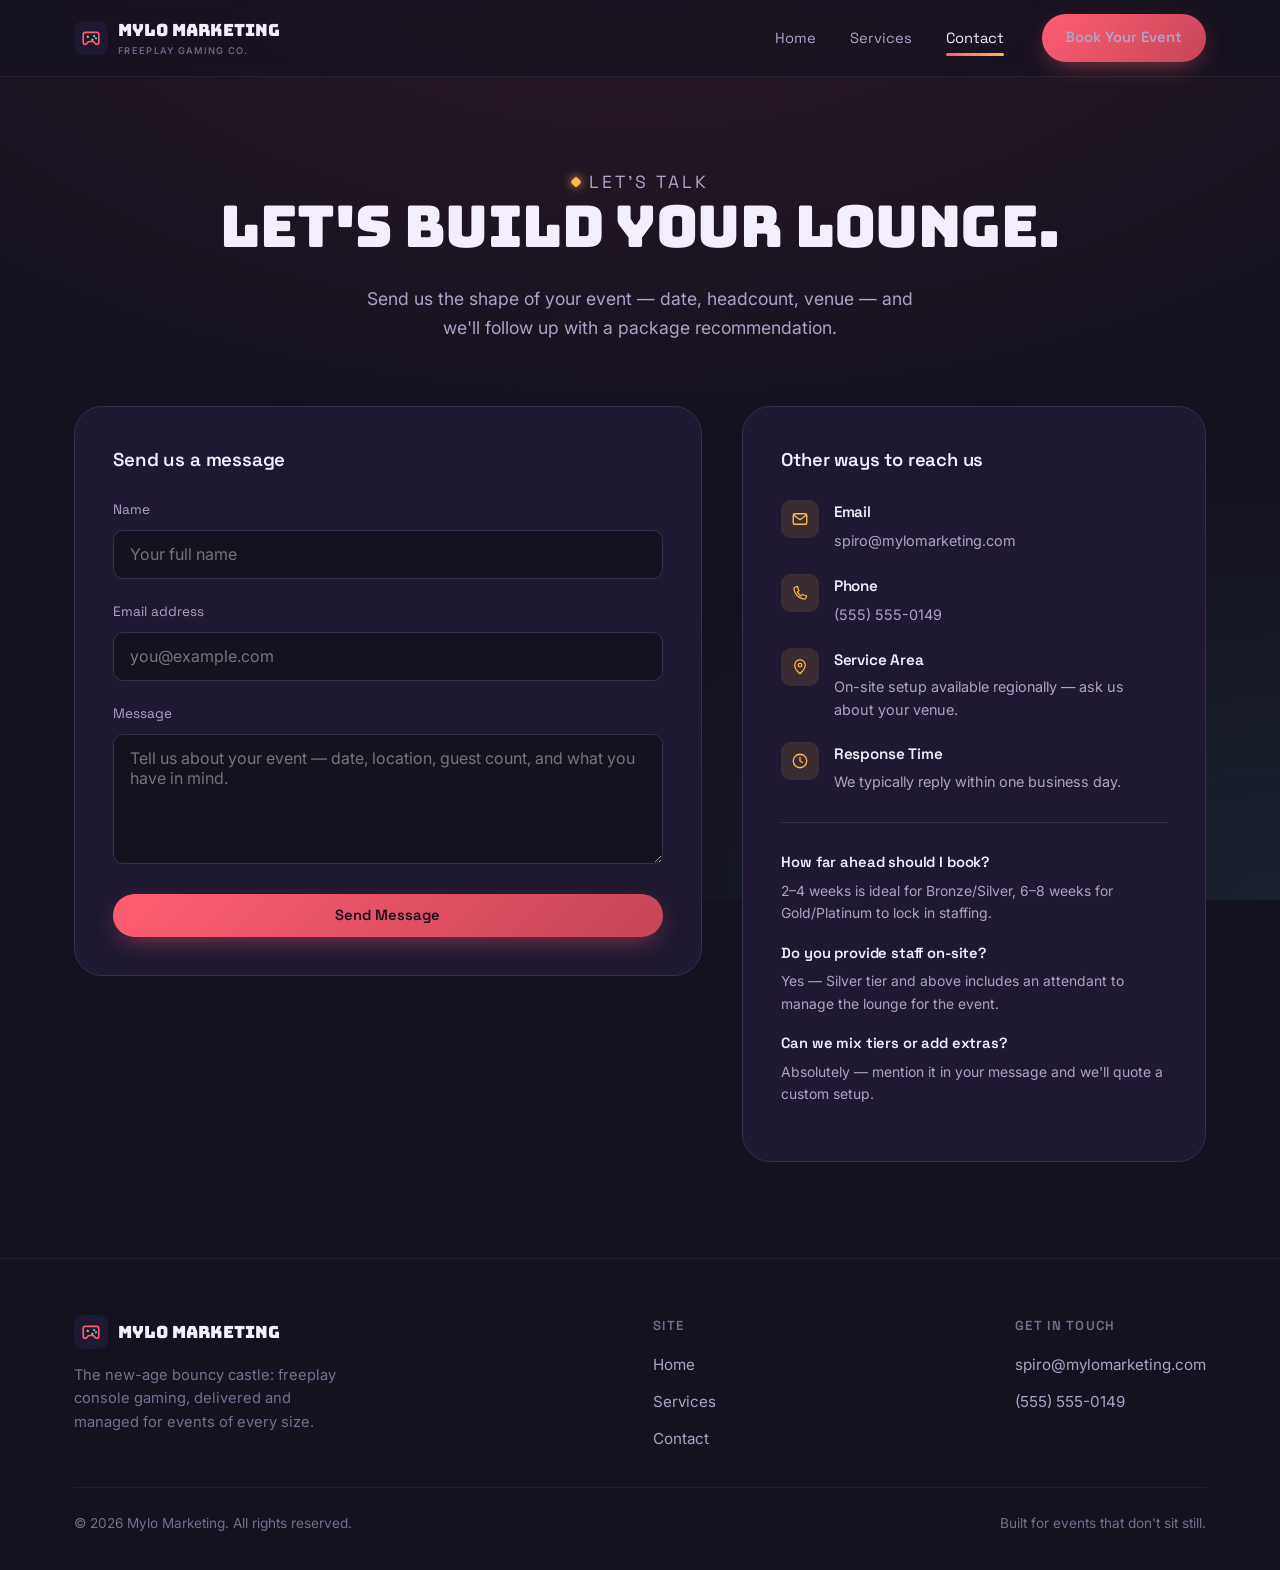
<file: contact.html>
<!doctype html>
<html lang="en">
<head>
<meta charset="UTF-8">
<meta name="viewport" content="width=device-width, initial-scale=1">
<title>Contact — Mylo Marketing</title>
<meta name="description" content="Get in touch with Mylo Marketing to book freeplay console gaming for your next event.">
<link rel="preconnect" href="https://fonts.googleapis.com">
<link rel="preconnect" href="https://fonts.gstatic.com" crossorigin>
<link href="https://fonts.googleapis.com/css2?family=Bungee&family=Space+Grotesk:wght@500;600;700&family=Inter:wght@400;500;600&display=swap" rel="stylesheet">
<link rel="stylesheet" href="styles.css">
</head>
<body>

<header class="site-header">
  <div class="wrap">
    <a href="index.html" class="brand">
      <svg class="brand-mark" viewBox="0 0 48 48" fill="none" xmlns="http://www.w3.org/2000/svg">
        <rect width="48" height="48" rx="13" fill="#1E1930"/>
        <path d="M13 30V19a3 3 0 0 1 3-3h16a3 3 0 0 1 3 3v11a3 3 0 0 1-3 3c-1.4 0-2-1-3.2-2.6-.7-.9-1.4-1.4-2.8-1.4h-4c-1.4 0-2.1.5-2.8 1.4C18 32 17.4 33 16 33a3 3 0 0 1-3-3Z" stroke="#FF5D73" stroke-width="2.3" stroke-linejoin="round"/>
        <circle cx="19.5" cy="22.5" r="1.6" fill="#FFB84D"/>
        <circle cx="28.5" cy="21.5" r="1.6" fill="#4DD9E8"/>
        <circle cx="31" cy="24.5" r="1.6" fill="#4DD9E8"/>
        <circle cx="26" cy="26.5" r="1.6" fill="#FFB84D"/>
      </svg>
      <span>MYLO MARKETING<small>Freeplay Gaming Co.</small></span>
    </a>
    <nav class="main-nav" id="main-nav">
      <ul>
        <li><a href="index.html">Home</a></li>
        <li><a href="services.html">Services</a></li>
        <li><a href="contact.html" aria-current="page">Contact</a></li>
      </ul>
      <a href="contact.html" class="btn btn-primary">Book Your Event</a>
    </nav>
    <button class="nav-toggle" id="nav-toggle" aria-label="Toggle menu" aria-expanded="false">
      <span></span><span></span><span></span>
    </button>
  </div>
</header>

<main>
  <section class="page-hero">
    <div class="wrap">
      <p class="eyebrow" style="justify-content:center;">Let's Talk</p>
      <h1 class="display" style="text-transform:none;">Let's build your lounge.</h1>
      <p>Send us the shape of your event — date, headcount, venue — and we'll follow up with a package recommendation.</p>
    </div>
  </section>

  <section style="padding-top:0;">
    <div class="wrap">
      <div class="contact-layout">

        <div class="form-card bounce-in in-view">
          <h3 style="margin-bottom:1.5rem;">Send us a message</h3>

          <!--
            This form posts to FormSubmit (https://formsubmit.co), a free
            forwarding service that emails submissions to the address in
            the action URL below — no backend server required.
            Leads are delivered to spiro@mylomarketing.com (the address in
            the action URL below). The first submission to a new address
            triggers a one-time confirmation email from FormSubmit that
            must be approved before forwarding starts.
          -->
          <form id="contact-form" action="https://formsubmit.co/spiro@mylomarketing.com" method="POST">
            <input type="text" name="_honey" class="honey" tabindex="-1" autocomplete="off">
            <input type="hidden" name="_subject" value="New inquiry from mylomarketing.com">
            <input type="hidden" name="_captcha" value="true">
            <input type="hidden" name="_template" value="table">

            <div class="field">
              <label for="name">Name</label>
              <input type="text" id="name" name="name" placeholder="Your full name" required>
              <small class="err">Please enter your name.</small>
            </div>

            <div class="field">
              <label for="email">Email address</label>
              <input type="email" id="email" name="email" placeholder="you@example.com" required>
              <small class="err">Please enter a valid email address.</small>
            </div>

            <div class="field">
              <label for="message">Message</label>
              <textarea id="message" name="message" placeholder="Tell us about your event — date, location, guest count, and what you have in mind." required></textarea>
              <small class="err">Please add a few details about your event.</small>
            </div>

            <button type="submit" class="btn btn-primary btn-block">Send Message</button>
            <p id="form-status" class="form-status" role="status" aria-live="polite"></p>
          </form>
        </div>

        <aside class="info-card bounce-in in-view">
          <h3>Other ways to reach us</h3>
          <div class="info-list">
            <div class="info-item">
              <div class="icon">
                <svg width="18" height="18" viewBox="0 0 24 24" fill="none"><rect x="3" y="5" width="18" height="14" rx="2.5" stroke="currentColor" stroke-width="1.8"/><path d="M4 7l8 6 8-6" stroke="currentColor" stroke-width="1.8" stroke-linecap="round" stroke-linejoin="round"/></svg>
              </div>
              <div>
                <h4>Email</h4>
                <a href="mailto:spiro@mylomarketing.com">spiro@mylomarketing.com</a>
              </div>
            </div>
            <div class="info-item">
              <div class="icon">
                <svg width="18" height="18" viewBox="0 0 24 24" fill="none"><path d="M4 5c0 8.3 6.7 15 15 15l2-4-6-2-1.5 2A12.5 12.5 0 0 1 8.5 10.5L10.5 9l-2-6L4 5Z" stroke="currentColor" stroke-width="1.6" stroke-linejoin="round"/></svg>
              </div>
              <div>
                <h4>Phone</h4>
                <a href="tel:+15555550149">(555) 555-0149</a>
              </div>
            </div>
            <div class="info-item">
              <div class="icon">
                <svg width="18" height="18" viewBox="0 0 24 24" fill="none"><path d="M12 21s7-6.2 7-11.5A7 7 0 0 0 5 9.5C5 14.8 12 21 12 21Z" stroke="currentColor" stroke-width="1.7"/><circle cx="12" cy="9.5" r="2.4" stroke="currentColor" stroke-width="1.7"/></svg>
              </div>
              <div>
                <h4>Service Area</h4>
                <p>On-site setup available regionally — ask us about your venue.</p>
              </div>
            </div>
            <div class="info-item">
              <div class="icon">
                <svg width="18" height="18" viewBox="0 0 24 24" fill="none"><circle cx="12" cy="12" r="9" stroke="currentColor" stroke-width="1.7"/><path d="M12 7v5l3.2 2" stroke="currentColor" stroke-width="1.7" stroke-linecap="round"/></svg>
              </div>
              <div>
                <h4>Response Time</h4>
                <p>We typically reply within one business day.</p>
              </div>
            </div>
          </div>

          <div class="faq">
            <div class="faq-item">
              <h4>How far ahead should I book?</h4>
              <p>2–4 weeks is ideal for Bronze/Silver, 6–8 weeks for Gold/Platinum to lock in staffing.</p>
            </div>
            <div class="faq-item">
              <h4>Do you provide staff on-site?</h4>
              <p>Yes — Silver tier and above includes an attendant to manage the lounge for the event.</p>
            </div>
            <div class="faq-item">
              <h4>Can we mix tiers or add extras?</h4>
              <p>Absolutely — mention it in your message and we'll quote a custom setup.</p>
            </div>
          </div>
        </aside>

      </div>
    </div>
  </section>
</main>

<footer class="site-footer">
  <div class="wrap">
    <div class="footer-grid">
      <div class="footer-brand">
        <div class="brand" style="margin-bottom:.8rem;">
          <svg class="brand-mark" viewBox="0 0 48 48" fill="none" xmlns="http://www.w3.org/2000/svg">
            <rect width="48" height="48" rx="13" fill="#1E1930"/>
            <path d="M13 30V19a3 3 0 0 1 3-3h16a3 3 0 0 1 3 3v11a3 3 0 0 1-3 3c-1.4 0-2-1-3.2-2.6-.7-.9-1.4-1.4-2.8-1.4h-4c-1.4 0-2.1.5-2.8 1.4C18 32 17.4 33 16 33a3 3 0 0 1-3-3Z" stroke="#FF5D73" stroke-width="2.3" stroke-linejoin="round"/>
            <circle cx="19.5" cy="22.5" r="1.6" fill="#FFB84D"/>
            <circle cx="28.5" cy="21.5" r="1.6" fill="#4DD9E8"/>
            <circle cx="31" cy="24.5" r="1.6" fill="#4DD9E8"/>
            <circle cx="26" cy="26.5" r="1.6" fill="#FFB84D"/>
          </svg>
          <span>MYLO MARKETING</span>
        </div>
        <p>The new-age bouncy castle: freeplay console gaming, delivered and managed for events of every size.</p>
      </div>
      <div class="footer-col">
        <h4>Site</h4>
        <ul>
          <li><a href="index.html">Home</a></li>
          <li><a href="services.html">Services</a></li>
          <li><a href="contact.html">Contact</a></li>
        </ul>
      </div>
      <div class="footer-col">
        <h4>Get In Touch</h4>
        <ul>
          <li><a href="mailto:spiro@mylomarketing.com">spiro@mylomarketing.com</a></li>
          <li><a href="tel:+15555550149">(555) 555-0149</a></li>
        </ul>
      </div>
    </div>
    <div class="footer-bottom">
      <span>© 2026 Mylo Marketing. All rights reserved.</span>
      <span>Built for events that don't sit still.</span>
    </div>
  </div>
</footer>

<script src="script.js"></script>
</body>
</html>
</file>
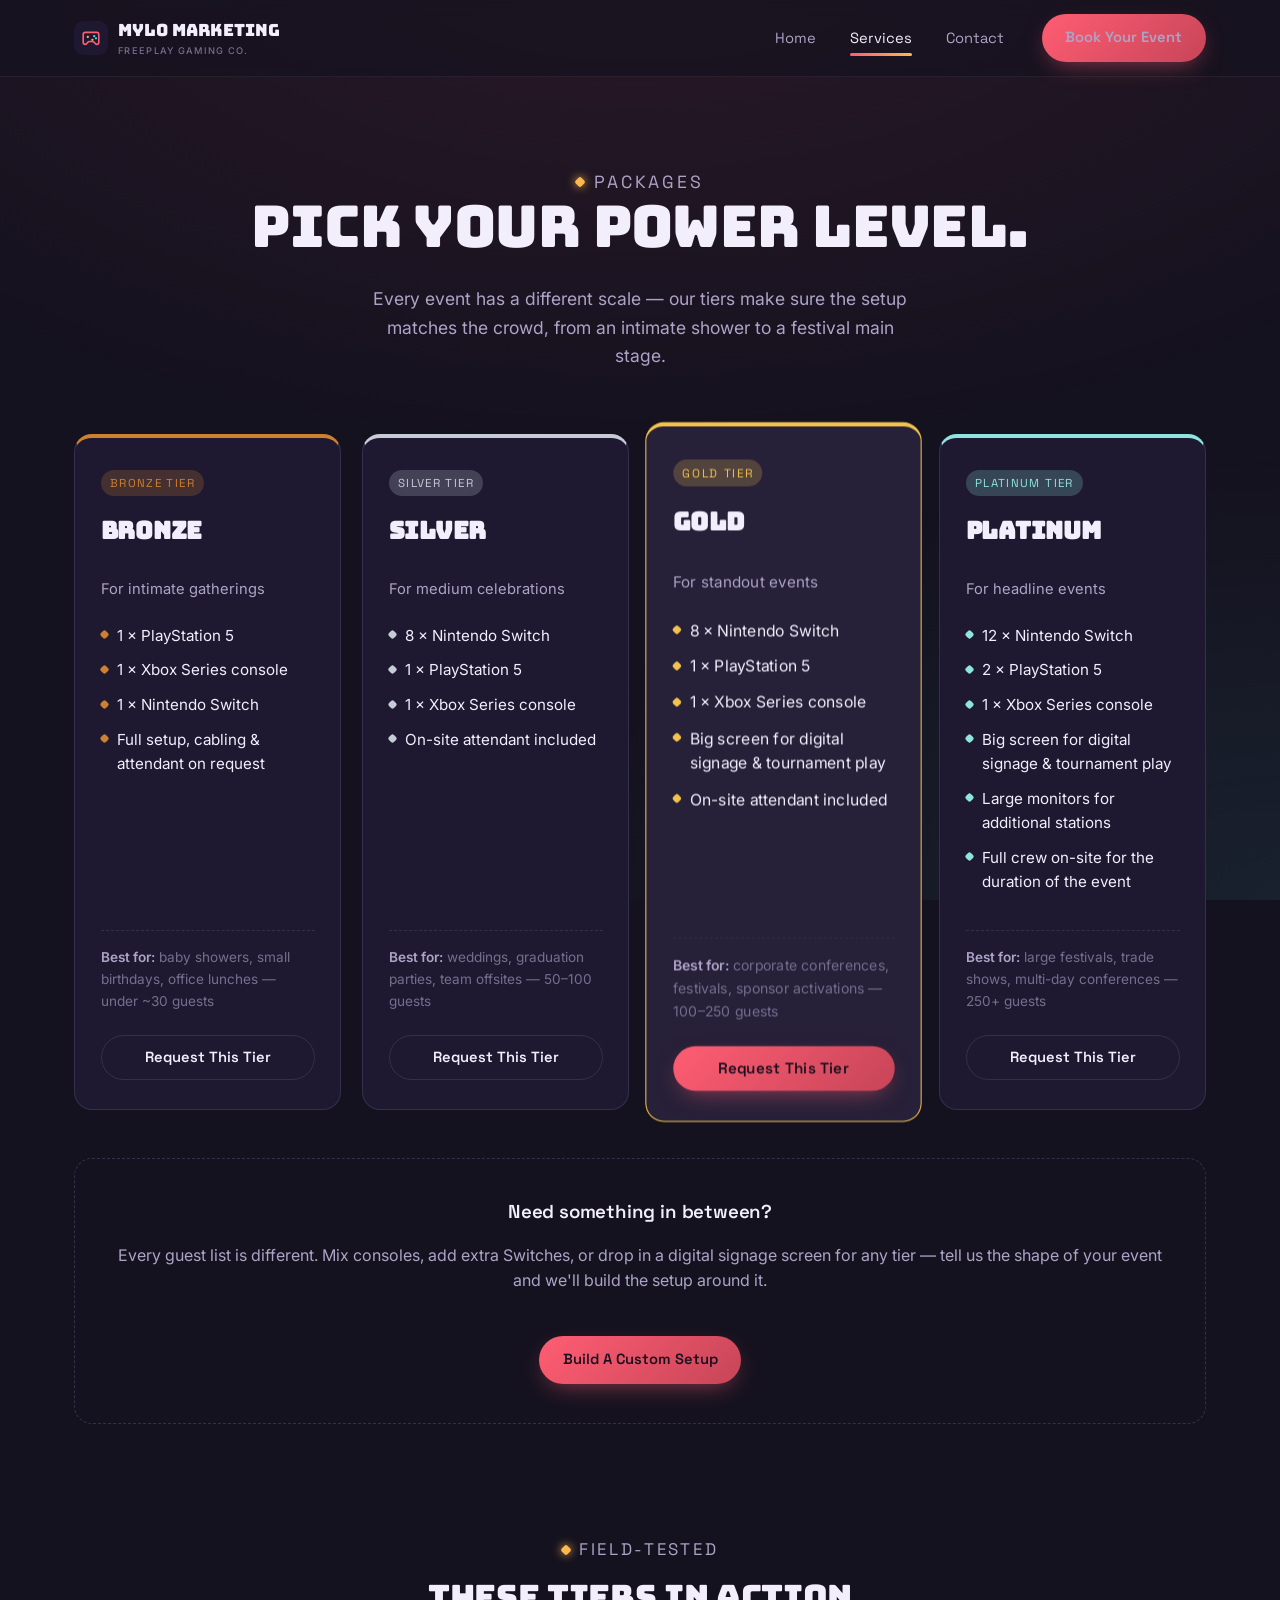
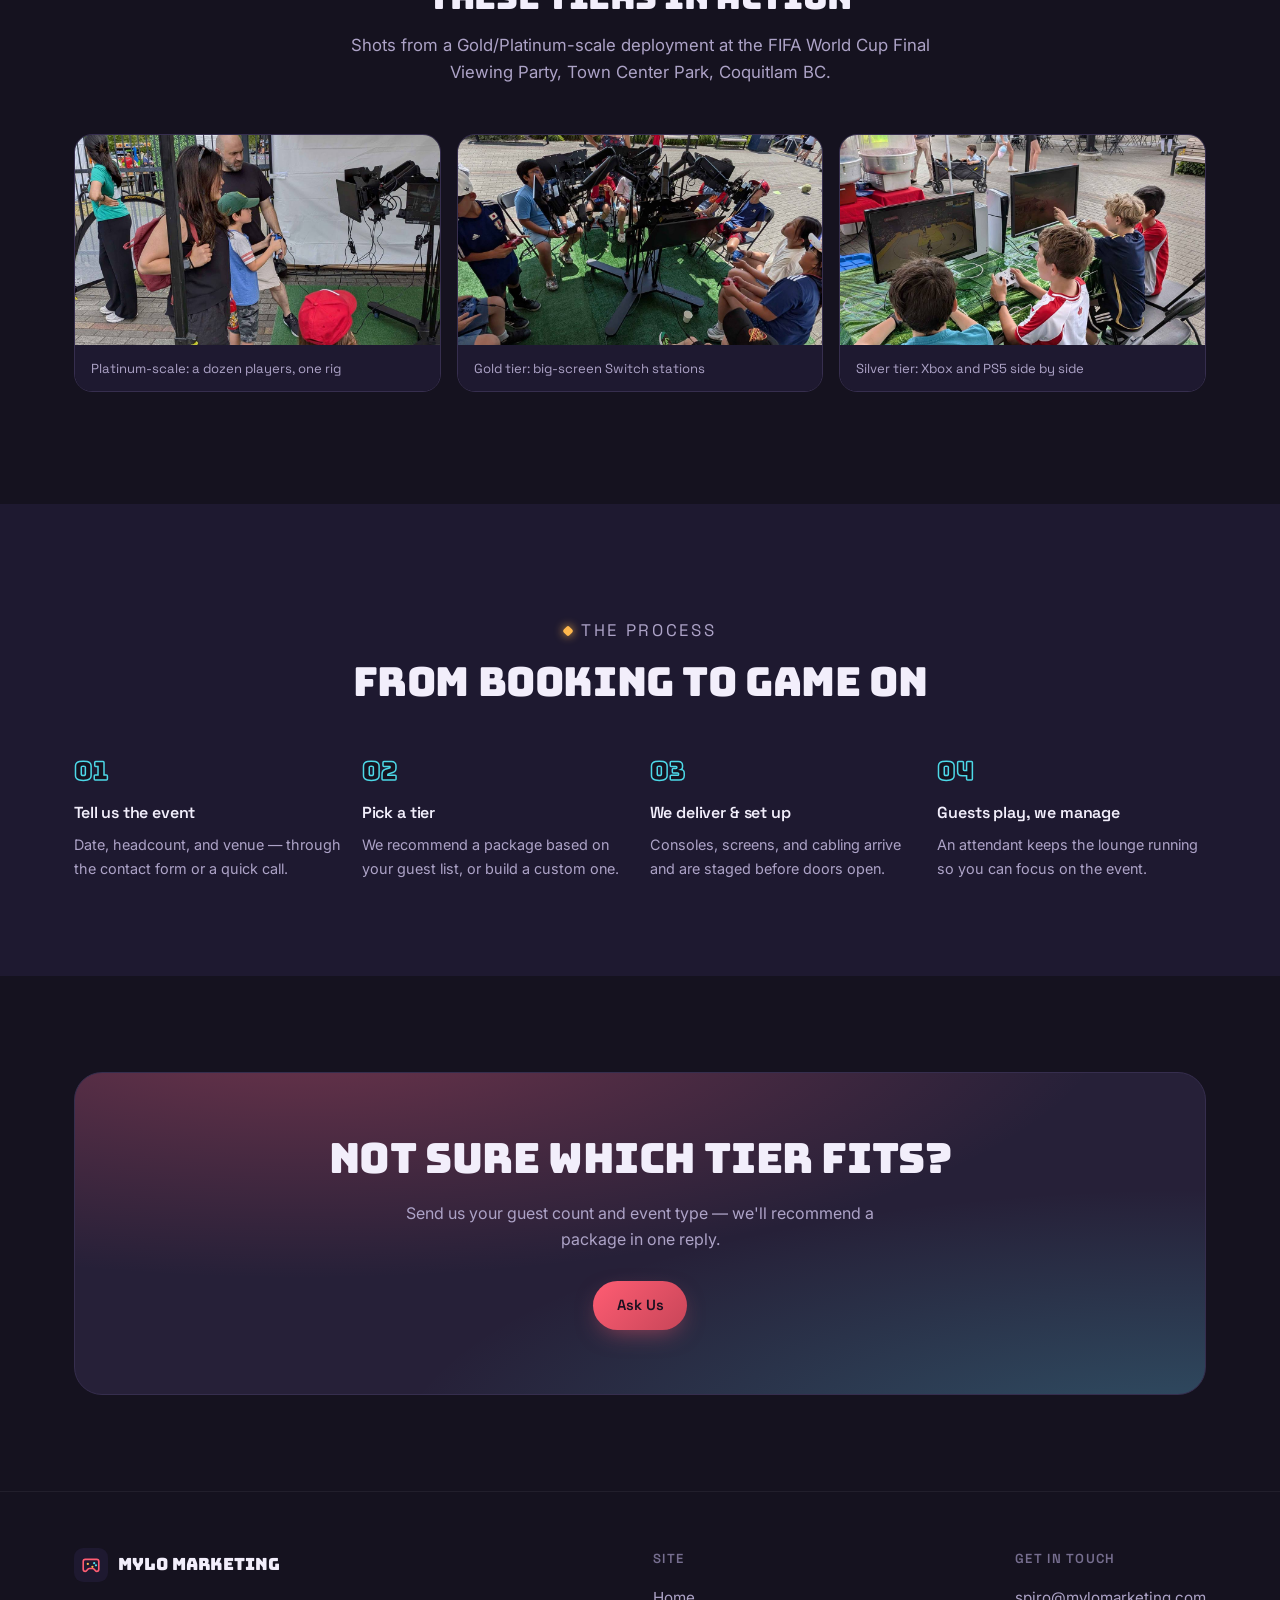
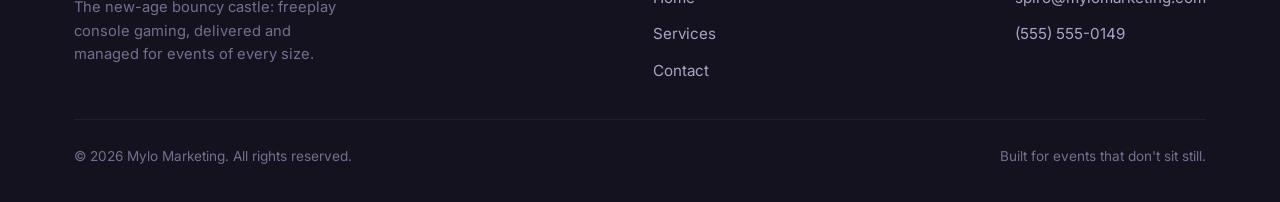
<file: services.html>
<!doctype html>
<html lang="en">
<head>
<meta charset="UTF-8">
<meta name="viewport" content="width=device-width, initial-scale=1">
<title>Services & Packages — Mylo Marketing</title>
<meta name="description" content="Tiered freeplay gaming packages from Mylo Marketing — Bronze, Silver, Gold, and Platinum setups scaled to your event size.">
<link rel="preconnect" href="https://fonts.googleapis.com">
<link rel="preconnect" href="https://fonts.gstatic.com" crossorigin>
<link href="https://fonts.googleapis.com/css2?family=Bungee&family=Space+Grotesk:wght@500;600;700&family=Inter:wght@400;500;600&display=swap" rel="stylesheet">
<link rel="stylesheet" href="styles.css">
</head>
<body>

<header class="site-header">
  <div class="wrap">
    <a href="index.html" class="brand">
      <svg class="brand-mark" viewBox="0 0 48 48" fill="none" xmlns="http://www.w3.org/2000/svg">
        <rect width="48" height="48" rx="13" fill="#1E1930"/>
        <path d="M13 30V19a3 3 0 0 1 3-3h16a3 3 0 0 1 3 3v11a3 3 0 0 1-3 3c-1.4 0-2-1-3.2-2.6-.7-.9-1.4-1.4-2.8-1.4h-4c-1.4 0-2.1.5-2.8 1.4C18 32 17.4 33 16 33a3 3 0 0 1-3-3Z" stroke="#FF5D73" stroke-width="2.3" stroke-linejoin="round"/>
        <circle cx="19.5" cy="22.5" r="1.6" fill="#FFB84D"/>
        <circle cx="28.5" cy="21.5" r="1.6" fill="#4DD9E8"/>
        <circle cx="31" cy="24.5" r="1.6" fill="#4DD9E8"/>
        <circle cx="26" cy="26.5" r="1.6" fill="#FFB84D"/>
      </svg>
      <span>MYLO MARKETING<small>Freeplay Gaming Co.</small></span>
    </a>
    <nav class="main-nav" id="main-nav">
      <ul>
        <li><a href="index.html">Home</a></li>
        <li><a href="services.html" aria-current="page">Services</a></li>
        <li><a href="contact.html">Contact</a></li>
      </ul>
      <a href="contact.html" class="btn btn-primary">Book Your Event</a>
    </nav>
    <button class="nav-toggle" id="nav-toggle" aria-label="Toggle menu" aria-expanded="false">
      <span></span><span></span><span></span>
    </button>
  </div>
</header>

<main>
  <section class="page-hero">
    <div class="wrap">
      <p class="eyebrow" style="justify-content:center;">Packages</p>
      <h1 class="display" style="text-transform:none;">Pick your power level.</h1>
      <p>Every event has a different scale — our tiers make sure the setup matches the crowd, from an intimate shower to a festival main stage.</p>
    </div>
  </section>

  <section style="padding-top:0;">
    <div class="wrap">
      <div class="tier-grid stagger">

        <div class="tier-card bounce-in" data-tier="bronze">
          <span class="tier-tag">Bronze Tier</span>
          <h3>Bronze</h3>
          <p class="tier-sub">For intimate gatherings</p>
          <ul class="tier-specs">
            <li>1 × PlayStation 5</li>
            <li>1 × Xbox Series console</li>
            <li>1 × Nintendo Switch</li>
            <li>Full setup, cabling & attendant on request</li>
          </ul>
          <p class="tier-best"><b>Best for:</b> baby showers, small birthdays, office lunches — under ~30 guests</p>
          <button class="btn btn-ghost btn-block" data-tier-request="Bronze">Request This Tier</button>
        </div>

        <div class="tier-card bounce-in" data-tier="silver">
          <span class="tier-tag">Silver Tier</span>
          <h3>Silver</h3>
          <p class="tier-sub">For medium celebrations</p>
          <ul class="tier-specs">
            <li>8 × Nintendo Switch</li>
            <li>1 × PlayStation 5</li>
            <li>1 × Xbox Series console</li>
            <li>On-site attendant included</li>
          </ul>
          <p class="tier-best"><b>Best for:</b> weddings, graduation parties, team offsites — 50–100 guests</p>
          <button class="btn btn-ghost btn-block" data-tier-request="Silver">Request This Tier</button>
        </div>

        <div class="tier-card is-featured bounce-in" data-tier="gold">
          <span class="tier-tag">Gold Tier</span>
          <h3>Gold</h3>
          <p class="tier-sub">For standout events</p>
          <ul class="tier-specs">
            <li>8 × Nintendo Switch</li>
            <li>1 × PlayStation 5</li>
            <li>1 × Xbox Series console</li>
            <li>Big screen for digital signage & tournament play</li>
            <li>On-site attendant included</li>
          </ul>
          <p class="tier-best"><b>Best for:</b> corporate conferences, festivals, sponsor activations — 100–250 guests</p>
          <button class="btn btn-primary btn-block" data-tier-request="Gold">Request This Tier</button>
        </div>

        <div class="tier-card bounce-in" data-tier="platinum">
          <span class="tier-tag">Platinum Tier</span>
          <h3>Platinum</h3>
          <p class="tier-sub">For headline events</p>
          <ul class="tier-specs">
            <li>12 × Nintendo Switch</li>
            <li>2 × PlayStation 5</li>
            <li>1 × Xbox Series console</li>
            <li>Big screen for digital signage & tournament play</li>
            <li>Large monitors for additional stations</li>
            <li>Full crew on-site for the duration of the event</li>
          </ul>
          <p class="tier-best"><b>Best for:</b> large festivals, trade shows, multi-day conferences — 250+ guests</p>
          <button class="btn btn-ghost btn-block" data-tier-request="Platinum">Request This Tier</button>
        </div>

      </div>

      <div class="custom-note bounce-in">
        <h3>Need something in between?</h3>
        <p>Every guest list is different. Mix consoles, add extra Switches, or drop in a digital signage screen for any tier — tell us the shape of your event and we'll build the setup around it.</p>
        <br>
        <a href="contact.html" class="btn btn-primary">Build A Custom Setup</a>
      </div>
    </div>
  </section>

  <!-- ===================== FIELD-TESTED PROOF ===================== -->
  <section style="padding-top:0;">
    <div class="wrap">
      <div class="section-head">
        <p class="eyebrow">Field-Tested</p>
        <h2 class="display" style="font-size:clamp(1.5rem,3vw,2.1rem); text-transform:none;">These tiers in action</h2>
        <p>Shots from a Gold/Platinum-scale deployment at the FIFA World Cup Final Viewing Party, Town Center Park, Coquitlam BC.</p>
      </div>
      <div class="proof-strip">
        <figure><img src="images/gallery-06.jpg" loading="lazy" alt="Large multi-monitor gaming rig with many kids playing at once, Platinum-scale setup"><figcaption>Platinum-scale: a dozen players, one rig</figcaption></figure>
        <figure><img src="images/gallery-05.jpg" loading="lazy" alt="Kids playing Nintendo Switch on rolling multi-monitor stations"><figcaption>Gold tier: big-screen Switch stations</figcaption></figure>
        <figure><img src="images/gallery-02.jpg" loading="lazy" alt="Kids playing side-by-side console games on two screens"><figcaption>Silver tier: Xbox and PS5 side by side</figcaption></figure>
      </div>
    </div>
  </section>

  <!-- ===================== HOW IT WORKS ===================== -->
  <section style="background:var(--bg-alt);">
    <div class="wrap">
      <div class="section-head">
        <p class="eyebrow">The Process</p>
        <h2 class="display" style="font-size:clamp(1.7rem,3.6vw,2.5rem); text-transform:none;">From booking to game on</h2>
      </div>
      <div class="steps stagger">
        <div class="step bounce-in">
          <div class="num">01</div>
          <h4>Tell us the event</h4>
          <p>Date, headcount, and venue — through the contact form or a quick call.</p>
        </div>
        <div class="step bounce-in">
          <div class="num">02</div>
          <h4>Pick a tier</h4>
          <p>We recommend a package based on your guest list, or build a custom one.</p>
        </div>
        <div class="step bounce-in">
          <div class="num">03</div>
          <h4>We deliver & set up</h4>
          <p>Consoles, screens, and cabling arrive and are staged before doors open.</p>
        </div>
        <div class="step bounce-in">
          <div class="num">04</div>
          <h4>Guests play, we manage</h4>
          <p>An attendant keeps the lounge running so you can focus on the event.</p>
        </div>
      </div>
    </div>
  </section>

  <section>
    <div class="wrap">
      <div class="cta-band">
        <h2 class="display" style="text-transform:none;">Not sure which tier fits?</h2>
        <p>Send us your guest count and event type — we'll recommend a package in one reply.</p>
        <a href="contact.html" class="btn btn-primary">Ask Us</a>
      </div>
    </div>
  </section>
</main>

<footer class="site-footer">
  <div class="wrap">
    <div class="footer-grid">
      <div class="footer-brand">
        <div class="brand" style="margin-bottom:.8rem;">
          <svg class="brand-mark" viewBox="0 0 48 48" fill="none" xmlns="http://www.w3.org/2000/svg">
            <rect width="48" height="48" rx="13" fill="#1E1930"/>
            <path d="M13 30V19a3 3 0 0 1 3-3h16a3 3 0 0 1 3 3v11a3 3 0 0 1-3 3c-1.4 0-2-1-3.2-2.6-.7-.9-1.4-1.4-2.8-1.4h-4c-1.4 0-2.1.5-2.8 1.4C18 32 17.4 33 16 33a3 3 0 0 1-3-3Z" stroke="#FF5D73" stroke-width="2.3" stroke-linejoin="round"/>
            <circle cx="19.5" cy="22.5" r="1.6" fill="#FFB84D"/>
            <circle cx="28.5" cy="21.5" r="1.6" fill="#4DD9E8"/>
            <circle cx="31" cy="24.5" r="1.6" fill="#4DD9E8"/>
            <circle cx="26" cy="26.5" r="1.6" fill="#FFB84D"/>
          </svg>
          <span>MYLO MARKETING</span>
        </div>
        <p>The new-age bouncy castle: freeplay console gaming, delivered and managed for events of every size.</p>
      </div>
      <div class="footer-col">
        <h4>Site</h4>
        <ul>
          <li><a href="index.html">Home</a></li>
          <li><a href="services.html">Services</a></li>
          <li><a href="contact.html">Contact</a></li>
        </ul>
      </div>
      <div class="footer-col">
        <h4>Get In Touch</h4>
        <ul>
          <li><a href="mailto:spiro@mylomarketing.com">spiro@mylomarketing.com</a></li>
          <li><a href="tel:+15555550149">(555) 555-0149</a></li>
        </ul>
      </div>
    </div>
    <div class="footer-bottom">
      <span>© 2026 Mylo Marketing. All rights reserved.</span>
      <span>Built for events that don't sit still.</span>
    </div>
  </div>
</footer>

<script src="script.js"></script>
</body>
</html>
</file>
<file: styles.css>
/* ===================================================================
   MYLO MARKETING — design tokens
   Palette: arcade-marquee-at-night. Deep violet-black base, three
   accent lights (coral / amber / cyan) like cabinet neon, tuned so
   text stays legible and nothing reads as a stock "dark mode" theme.
=================================================================== */
:root{
  --bg:            #15121F;
  --bg-alt:        #1E1930;
  --bg-alt-2:      #262038;
  --line:          #362E4E;

  --coral:         #FF5D73;
  --coral-dim:     #C74558;
  --amber:         #FFB84D;
  --cyan:          #4DD9E8;

  --text:          #F2EEFB;
  --text-dim:      #ADA3C7;
  --text-faint:    #766E8F;

  --bronze:        #CD7F32;
  --silver:        #C6CCD6;
  --gold:          #F2C14E;
  --platinum:      #8FE3E0;

  --radius-sm:     10px;
  --radius-md:     18px;
  --radius-lg:     28px;

  --spring: cubic-bezier(.34, 1.76, .64, 1);
  --ease:   cubic-bezier(.16, 1, .3, 1);

  --font-display: 'Bungee', system-ui, sans-serif;
  --font-head:    'Space Grotesk', system-ui, sans-serif;
  --font-body:    'Inter', system-ui, sans-serif;
}

*, *::before, *::after{ box-sizing: border-box; }
html{ scroll-behavior: smooth; }

body{
  margin: 0;
  background: var(--bg);
  color: var(--text);
  font-family: var(--font-body);
  font-size: 16px;
  line-height: 1.6;
  -webkit-font-smoothing: antialiased;
  overflow-x: hidden;
}

img, svg{ display:block; max-width: 100%; }
a{ color: inherit; text-decoration: none; }
button{ font-family: inherit; cursor: pointer; }
ul{ margin:0; padding:0; list-style:none; }

.wrap{
  width: 100%;
  max-width: 1180px;
  margin: 0 auto;
  padding: 0 24px;
}

@media (prefers-reduced-motion: reduce){
  *{ animation-duration: .001ms !important; animation-iteration-count: 1 !important; transition-duration: .001ms !important; scroll-behavior: auto !important; }
}

/* subtle grain / vignette so the flat purple never looks like a template swatch */
body::before{
  content:"";
  position: fixed; inset:0;
  pointer-events: none;
  z-index: 1;
  background:
    radial-gradient(ellipse 80% 60% at 50% -10%, rgba(255,93,115,.10), transparent),
    radial-gradient(ellipse 60% 50% at 100% 100%, rgba(77,217,232,.08), transparent);
}

/* ===================== headings & type scale ===================== */
h1, h2, h3, h4{ margin: 0 0 .5em; font-family: var(--font-head); font-weight: 600; letter-spacing: -.01em; }

.eyebrow{
  display:inline-flex; align-items:center; gap:.55em;
  font-family: var(--font-head);
  font-size: .78rem;
  letter-spacing: .16em;
  text-transform: uppercase;
  color: var(--amber);
  margin-bottom: 1em;
}
.eyebrow::before{
  content:""; width: 8px; height: 8px; border-radius: 2px;
  background: var(--amber);
  transform: rotate(45deg);
  box-shadow: 0 0 10px var(--amber);
}

.display{
  font-family: var(--font-display);
  font-weight: 400;
  line-height: 1.05;
  letter-spacing: -.01em;
  text-transform: uppercase;
}

.section-head{
  max-width: 640px;
  margin: 0 auto 3rem;
  text-align: center;
}
.section-head p{ color: var(--text-dim); font-size: 1.05rem; }

section{ position: relative; z-index: 2; padding: 96px 0; }
@media (max-width: 720px){ section{ padding: 64px 0; } }

/* ===================== header / nav ===================== */
.site-header{
  position: fixed; top: 0; left: 0; right: 0; z-index: 100;
  background: rgba(21, 18, 31, .72);
  /* lighter blur: a 14px fixed backdrop-filter re-blurs every scroll frame and drove the jank */
  backdrop-filter: blur(8px) saturate(120%);
  -webkit-backdrop-filter: blur(8px) saturate(120%);
  border-bottom: 1px solid rgba(255,255,255,.06);
  transition: border-color .3s var(--ease);
}
.site-header .wrap{
  display:flex; align-items:center; justify-content:space-between;
  height: 76px;
}
.brand{
  display:flex; align-items:center; gap:.6em;
  font-family: var(--font-display);
  font-size: 1.05rem;
  color: var(--text);
  white-space:nowrap;
}
.brand-mark{
  width: 34px; height: 34px; flex: none;
}
.brand small{
  display:block; font-family: var(--font-body); font-weight: 500;
  font-size: .58rem; letter-spacing:.14em; color: var(--text-faint); text-transform: uppercase;
}

.main-nav{ display:flex; align-items:center; gap: 2.4rem; }
.main-nav ul{ display:flex; gap: 2.1rem; }
.main-nav a{
  font-family: var(--font-head);
  font-size: .92rem;
  color: var(--text-dim);
  position: relative;
  padding: .3em 0;
  transition: color .2s var(--ease);
}
.main-nav a:hover, .main-nav a[aria-current="page"]{ color: var(--text); }
.main-nav a[aria-current="page"]::after{
  content:""; position:absolute; left:0; right:0; bottom:-4px; height: 3px;
  background: linear-gradient(90deg, var(--coral), var(--amber));
  border-radius: 3px;
}
/* The nav "Book Now" is an <a> inside .main-nav, so .main-nav a (higher
   specificity than .btn) would strip the button's horizontal padding.
   Restore the pill padding so the label stays fully encased. */
.main-nav a.btn{ padding: .85em 1.6em; }

.btn{
  display:inline-flex; align-items:center; justify-content:center; gap:.5em;
  font-family: var(--font-head); font-size: .92rem; font-weight: 600;
  padding: .85em 1.6em;
  border-radius: 999px;
  border: none;
  transition: transform .35s var(--spring), box-shadow .3s var(--ease), background .2s var(--ease);
}
.btn-primary{
  background: linear-gradient(135deg, var(--coral), var(--coral-dim));
  color: #1A1020;
  box-shadow: 0 8px 24px -8px rgba(255,93,115,.55);
}
.btn-primary:hover{ transform: translateY(-3px) scale(1.03); box-shadow: 0 14px 30px -8px rgba(255,93,115,.7); }
.btn-primary:active{ transform: translateY(0) scale(.97); }

.btn-ghost{
  background: transparent;
  color: var(--text);
  border: 1.5px solid var(--line);
}
.btn-ghost:hover{ border-color: var(--cyan); color: var(--cyan); transform: translateY(-2px); }

.btn-block{ width:100%; }

.nav-toggle{
  display:none; flex-direction:column; justify-content:center; gap: 5px;
  width: 42px; height: 42px; border-radius: 10px;
  background: var(--bg-alt); border: 1px solid var(--line);
}
.nav-toggle span{ width: 18px; height: 2px; background: var(--text); margin: 0 auto; transition: transform .3s var(--spring), opacity .2s; }
.nav-toggle.open span:nth-child(1){ transform: translateY(7px) rotate(45deg); }
.nav-toggle.open span:nth-child(2){ opacity: 0; }
.nav-toggle.open span:nth-child(3){ transform: translateY(-7px) rotate(-45deg); }

@media (max-width: 860px){
  .main-nav{
    position: fixed; top: 76px; left: 0; right: 0;
    /* hug the content instead of filling the whole screen */
    height: auto;
    max-height: calc(100dvh - 76px);
    overflow-y: auto;
    /* heavily frosted panel — blur + high opacity make page text behind unreadable
       (Safari/iOS renders the blur strongly; the opacity covers weaker-blur browsers) */
    background: rgba(21, 18, 31, .95);
    backdrop-filter: blur(40px) saturate(160%);
    -webkit-backdrop-filter: blur(40px) saturate(160%);
    border-bottom: 1px solid rgba(255,255,255,.08);
    border-radius: 0 0 20px 20px;
    box-shadow: 0 24px 44px -26px rgba(0,0,0,.75);
    flex-direction: column; justify-content: flex-start;
    padding: .9rem 14px 1.25rem;
    /* springy slide-down entrance */
    transform: translateY(-14px);
    opacity: 0; visibility: hidden;
    transition: opacity .28s var(--ease), transform .34s var(--spring), visibility .28s;
  }
  .main-nav.open{ opacity:1; visibility: visible; transform: translateY(0); }

  .main-nav ul{ flex-direction: column; gap: .25rem; width:100%; }
  .main-nav a{ font-size: 1.25rem; }

  /* items settle in with a light stagger when the menu opens */
  .main-nav ul li{
    opacity: 0; transform: translateY(6px);
    transition: opacity .3s var(--ease), transform .42s var(--spring);
  }
  .main-nav.open ul li{ opacity: 1; transform: translateY(0); }
  .main-nav.open ul li:nth-child(1){ transition-delay: .06s; }
  .main-nav.open ul li:nth-child(2){ transition-delay: .12s; }
  .main-nav.open ul li:nth-child(3){ transition-delay: .18s; }

  /* menu links: animated pill highlight on hover / active / current page */
  .main-nav ul a{
    position: relative; z-index: 0;
    display: flex; align-items: center;
    width: 100%;
    padding: .72em 1em;
    border-radius: 14px;
    color: var(--text-dim);
    transform-origin: left center;
    transition: color .25s var(--ease), transform .3s var(--spring);
  }
  .main-nav ul a::before{
    content:""; position: absolute; inset: -2px; z-index: -1;
    border-radius: 18px;
    /* soft blurred gradient glow — no hard edge */
    background: linear-gradient(100deg, rgba(255,93,115,.42), rgba(255,184,77,.26));
    filter: blur(9px);
    opacity: 0; transform: scale(.9);
    transition: opacity .28s var(--ease), transform .32s var(--spring), background .26s var(--ease), filter .26s var(--ease), border-color .26s var(--ease);
  }
  /* hover / focus: vibrant pill and the label grows */
  .main-nav ul a:hover, .main-nav ul a:focus-visible{ color: var(--text); transform: scale(1.06); }
  .main-nav ul a:hover::before, .main-nav ul a:focus-visible::before{ opacity: 1; transform: scale(1); }
  .main-nav ul a:active{ transform: scale(.98); }
  /* current page: a duller, desaturated pill so it reads as "you are here", not "hover me" */
  .main-nav ul a[aria-current="page"]{ color: var(--text-dim); }
  /* current page: crisp hard-edged pill (no blur) so it reads as a fixed indicator */
  .main-nav ul a[aria-current="page"]::before{
    opacity: 1; transform: scale(1);
    inset: 0;
    filter: blur(0px);
    background: rgba(255, 255, 255, .10);
    border: 1px solid rgba(255, 255, 255, .16);
    border-radius: 14px;
  }
  /* hovering the current page restores the soft blurred glow */
  .main-nav ul a[aria-current="page"]:hover, .main-nav ul a[aria-current="page"]:focus-visible{ color: var(--text); }
  .main-nav ul a[aria-current="page"]:hover::before, .main-nav ul a[aria-current="page"]:focus-visible::before{
    filter: blur(9px);
    background: linear-gradient(100deg, rgba(255,93,115,.42), rgba(255,184,77,.26));
    border-color: transparent;
  }
  /* the pill is the active indicator on mobile — drop the desktop underline bar */
  .main-nav a[aria-current="page"]::after{ display: none; }

  .main-nav .btn{ margin-top: .7rem; width: 100%; }
  .nav-toggle{ display:flex; }
}

/* ===================== hero ===================== */
.hero{
  position: relative;
  min-height: 92vh;
  display:flex; align-items:center;
  padding-top: 140px;
  overflow: hidden;
}
.hero-stage{
  position:absolute; inset:0; z-index:1;
  pointer-events:none;
}
.floaty{
  position:absolute;
  animation: bob 6s var(--ease) infinite;
  filter: drop-shadow(0 12px 24px rgba(0,0,0,.4));
}
@keyframes bob{
  0%, 100%{ transform: translateY(0) rotate(var(--rot, 0deg)); }
  50%{ transform: translateY(-22px) rotate(var(--rot, 0deg)); }
}
.hero .wrap{ position:relative; z-index:2; }
.hero-inner{ max-width: 760px; }
.hero h1{
  font-size: clamp(2.6rem, 7vw, 5.2rem);
  color: var(--text);
  margin-bottom: .3em;
}
.hero h1 .accent{ color: var(--coral); -webkit-text-stroke: 2px var(--coral); color: transparent; }
.hero p.lede{
  font-size: 1.2rem;
  color: var(--text-dim);
  max-width: 560px;
  margin-bottom: 2.2rem;
}
.hero-cta{ display:flex; gap: 1rem; flex-wrap: wrap; }

.bounce-in{
  opacity: 0;
  transform: translateY(38px) scale(.94);
  transition: opacity .6s var(--ease), transform .7s var(--spring);
}
.bounce-in.in-view{ opacity:1; transform: translateY(0) scale(1); }
.stagger .bounce-in:nth-child(1){ transition-delay: .05s; }
.stagger .bounce-in:nth-child(2){ transition-delay: .16s; }
.stagger .bounce-in:nth-child(3){ transition-delay: .27s; }
.stagger .bounce-in:nth-child(4){ transition-delay: .38s; }

/* ===================== value grid ===================== */
.value-grid{
  display:grid;
  grid-template-columns: repeat(4, 1fr);
  gap: 1.4rem;
}
@media (max-width: 980px){ .value-grid{ grid-template-columns: repeat(2, 1fr); } }
@media (max-width: 560px){ .value-grid{ grid-template-columns: 1fr; } }

.value-card{
  position: relative;
  background: var(--bg-alt);
  border: 1px solid var(--line);
  border-radius: var(--radius-md);
  padding: 1.9rem 1.6rem;
  /* animate only compositor-friendly props (no background repaint per frame) */
  transition: transform .4s var(--spring), border-color .3s var(--ease);
  will-change: transform;
}
/* darker hover fill fades via a GPU-composited layer instead of a background repaint */
.value-card::after{
  content:""; position:absolute; inset:0; border-radius:inherit;
  background: var(--bg-alt-2);
  opacity:0; transition: opacity .3s var(--ease);
  z-index:0; pointer-events:none;
}
.value-card:hover{
  transform: translateY(-8px);
  border-color: var(--coral-dim);
}
.value-card:hover::after{ opacity:1; }
.value-card > *{ position:relative; z-index:1; }
.value-card .icon{
  width: 46px; height:46px; margin-bottom: 1.1rem;
  border-radius: 12px;
  display:flex; align-items:center; justify-content:center;
  background: rgba(255,184,77,.12);
  color: var(--amber);
}
.value-card h3{ font-size: 1.1rem; color: var(--text); }
.value-card p{ color: var(--text-dim); font-size: .95rem; margin:0; }

/* ===================== narrative / value essay ===================== */
.essay{
  display:grid;
  grid-template-columns: .8fr 1.2fr;
  gap: 3.5rem;
  align-items: start;
}
.essay-label{ position: sticky; top: 110px; }
@media (max-width: 860px){
  .essay{ grid-template-columns: 1fr; gap: 2rem; }
  /* single-column: don't pin the heading or it overlaps the body text */
  .essay-label{ position: static; top: auto; }
}
.essay-label .eyebrow{ margin-bottom: .6rem; }
.essay-label h2{ font-size: clamp(1.7rem, 3.4vw, 2.4rem); color: var(--text); }
.essay-body p{ color: var(--text-dim); font-size: 1.06rem; margin: 0 0 1.3em; }
.essay-body strong{ color: var(--text); font-weight: 600; }

/* ===================== event-type chips ===================== */
.chip-row{
  display:flex; flex-wrap: wrap; gap: .8rem; justify-content:center;
}
.chip{
  display:flex; align-items:center; gap:.6em;
  padding: .7em 1.3em;
  border-radius: 999px;
  border: 1px solid var(--line);
  background: var(--bg-alt);
  font-family: var(--font-head);
  font-size: .92rem;
  color: var(--text-dim);
  transition: transform .35s var(--spring), color .2s, border-color .2s;
}
.chip:hover{ transform: translateY(-4px) scale(1.05); color: var(--cyan); border-color: var(--cyan); }

/* ===================== gallery ===================== */
.gallery-intro{
  display:flex; justify-content:space-between; align-items:flex-end; flex-wrap: wrap; gap: 1.5rem;
  margin-bottom: 2.4rem;
}
.gallery-intro .eyebrow{ margin-bottom: .5rem; }
.gallery-intro h2{ font-size: clamp(1.6rem, 3.2vw, 2.3rem); text-transform:none; margin:0; }
.gallery-intro p{ color: var(--text-dim); max-width: 380px; margin:0; font-size: .95rem; }

.gallery-grid{
  display: grid;
  grid-template-columns: repeat(6, 1fr);
  grid-auto-rows: 130px;
  gap: .7rem;
}
.gallery-item{
  position: relative;
  overflow: hidden;
  border-radius: var(--radius-md);
  cursor: zoom-in;
  border: 1px solid var(--line);
  background: var(--bg-alt);
}
.gallery-item img{
  width: 100%; height: 100%;
  object-fit: cover;
  display:block;
  transition: transform .6s var(--ease);
}
.gallery-item:hover img{ transform: scale(1.07); }
.gallery-item::after{
  content:""; position:absolute; inset:0;
  background: linear-gradient(180deg, transparent 45%, rgba(10,8,16,.85) 100%);
  opacity: 0; transition: opacity .3s var(--ease);
}
.gallery-item:hover::after{ opacity:1; }
.gallery-cap{
  position:absolute; left:0; right:0; bottom:0;
  padding: .9rem 1rem;
  font-family: var(--font-head);
  font-size: .82rem;
  color: var(--text);
  opacity: 0; transform: translateY(6px);
  transition: opacity .3s var(--ease), transform .3s var(--ease);
  z-index: 1;
}
.gallery-item:hover .gallery-cap{ opacity:1; transform: translateY(0); }

.gallery-item.g-tall{ grid-row: span 2; }
.gallery-item.g-wide{ grid-column: span 2; }

@media (max-width: 900px){
  .gallery-grid{ grid-template-columns: repeat(2, 1fr); grid-auto-rows: 180px; }
  .gallery-item.g-wide{ grid-column: span 2; }
  .gallery-item.g-tall{ grid-row: span 1; }
}

/* Fill the trailing gap in the 6-col bento: with one 2x2 tile + one wide tile,
   six items leave the bottom-right two cells empty. Widen the last two tiles so
   row 2 tiles completely. Desktop only — the 2-col mobile layout above is unaffected. */
@media (min-width: 901px){
  .gallery-grid .gallery-item:nth-child(5),
  .gallery-grid .gallery-item:nth-child(6){ grid-column: span 2; }
}

.gallery-note{
  display:flex; align-items:center; gap: .7em;
  margin-top: 1.6rem;
  color: var(--text-faint);
  font-size: .88rem;
}
.gallery-note svg{ flex:none; color: var(--cyan); }

/* lightbox */
.lightbox{
  position: fixed; inset:0; z-index: 300;
  background: rgba(10,8,16,.92);
  display:flex; align-items:center; justify-content:center;
  padding: 5vh 5vw;
  opacity:0; visibility: hidden;
  transition: opacity .25s var(--ease), visibility .25s;
}
.lightbox.open{ opacity:1; visibility: visible; }
.lightbox img{
  max-width: 100%; max-height: 84vh;
  border-radius: var(--radius-md);
  transform: scale(.94);
  transition: transform .35s var(--spring);
  box-shadow: 0 30px 60px -20px rgba(0,0,0,.6);
}
.lightbox.open img{ transform: scale(1); }
.lightbox-cap{
  position:absolute; left:0; right:0; bottom: 3vh;
  text-align:center;
  color: var(--text-dim);
  font-family: var(--font-head);
  font-size: .9rem;
  padding: 0 1rem;
}
.lightbox-close{
  position:absolute; top: 20px; right: 24px;
  width: 44px; height: 44px; border-radius: 50%;
  background: var(--bg-alt); border: 1px solid var(--line);
  color: var(--text); font-size: 1.3rem;
  display:flex; align-items:center; justify-content:center;
}

/* ===================== CTA band ===================== */
.cta-band{
  border-radius: var(--radius-lg);
  padding: 4rem 2.5rem;
  text-align:center;
  background:
    radial-gradient(ellipse 120% 140% at 20% -20%, rgba(255,93,115,.35), transparent 60%),
    radial-gradient(ellipse 120% 140% at 100% 120%, rgba(77,217,232,.28), transparent 60%),
    var(--bg-alt-2);
  border: 1px solid var(--line);
}
.cta-band h2{ font-size: clamp(1.8rem, 4vw, 2.6rem); }
.cta-band p{ color: var(--text-dim); max-width: 480px; margin: 0 auto 1.8rem; }

/* ===================== footer ===================== */
.site-footer{
  position: relative; z-index: 2;
  padding: 3.5rem 0 2.2rem;
  border-top: 1px solid rgba(255,255,255,.06);
}
.footer-grid{
  display:flex; justify-content: space-between; flex-wrap: wrap; gap: 2.2rem;
  margin-bottom: 2.2rem;
}
.footer-brand p{ color: var(--text-faint); max-width: 280px; font-size: .92rem; }
.footer-col h4{ font-family: var(--font-head); font-size: .82rem; letter-spacing: .1em; text-transform: uppercase; color: var(--text-faint); margin-bottom: 1rem; }
.footer-col ul{ display:flex; flex-direction:column; gap: .7rem; }
.footer-col a{ color: var(--text-dim); font-size: .95rem; transition: color .2s; }
.footer-col a:hover{ color: var(--cyan); }
.footer-bottom{
  display:flex; justify-content:space-between; flex-wrap: wrap; gap: 1rem;
  padding-top: 1.6rem; border-top: 1px solid rgba(255,255,255,.06);
  color: var(--text-faint); font-size: .85rem;
}

/* ===================== page hero (services / contact) ===================== */
.page-hero{
  padding: 168px 0 64px;
  text-align:center;
  position: relative;
}
.page-hero h1{ font-size: clamp(2.2rem, 5.5vw, 3.6rem); color: var(--text); }
.page-hero p{ color: var(--text-dim); font-size: 1.1rem; max-width: 560px; margin: 0 auto; }

/* ===================== tier cards ===================== */
.tier-grid{
  display:grid;
  grid-template-columns: repeat(4, 1fr);
  gap: 1.3rem;
  align-items: stretch;
}
@media (max-width: 1040px){ .tier-grid{ grid-template-columns: repeat(2, 1fr); } }
@media (max-width: 620px){ .tier-grid{ grid-template-columns: 1fr; } }

.tier-card{
  --tier-color: var(--bronze);
  position: relative;
  display:flex; flex-direction:column;
  background: var(--bg-alt);
  border: 1.5px solid var(--line);
  border-top: 4px solid var(--tier-color);
  border-radius: var(--radius-md);
  padding: 2rem 1.6rem 1.8rem;
  /* animate only transform; the lift shadow is faded via a composited layer below */
  transition: transform .4s var(--spring), border-color .3s;
  will-change: transform;
}
/* lift shadow as a GPU-composited layer (opacity fade) instead of animating box-shadow */
.tier-card::after{
  content:""; position:absolute; inset:0; border-radius:inherit;
  box-shadow: 0 20px 40px -18px rgba(0,0,0,.55);
  opacity:0; transition: opacity .3s var(--ease);
  pointer-events:none; z-index:-1;
}
.tier-card:hover{
  transform: translateY(-10px);
}
.tier-card:hover::after{ opacity:1; }
.tier-card.is-featured{
  background: var(--bg-alt-2);
  border-color: var(--tier-color);
  transform: scale(1.035);
}
.tier-card.is-featured:hover{ transform: scale(1.035) translateY(-10px); }
.tier-tag{
  display:inline-flex; align-self: flex-start;
  font-family: var(--font-head); font-size: .72rem; letter-spacing: .12em; text-transform: uppercase;
  padding: .35em .8em; border-radius: 999px;
  background: color-mix(in srgb, var(--tier-color) 22%, transparent);
  color: var(--tier-color);
  margin-bottom: 1rem;
}
.tier-card h3{ font-family: var(--font-display); font-size: 1.5rem; color: var(--text); text-transform: uppercase; }
.tier-card .tier-sub{ color: var(--text-dim); font-size: .92rem; margin-bottom: 1.4rem; }
.tier-specs{ display:flex; flex-direction: column; gap: .65rem; margin-bottom: 1.4rem; flex: 1; }
.tier-specs li{ display:flex; align-items:flex-start; gap: .6em; font-size: .95rem; color: var(--text); }
.tier-specs li::before{
  content:""; flex: none; width: 7px; height: 7px; margin-top: .5em; border-radius: 2px;
  background: var(--tier-color); transform: rotate(45deg);
}
.tier-best{
  font-size: .85rem; color: var(--text-faint);
  padding-top: 1rem; margin-bottom: 1.4rem;
  border-top: 1px dashed var(--line);
}
.tier-best b{ color: var(--text-dim); font-weight: 600; }

.tier-card[data-tier="bronze"]{ --tier-color: var(--bronze); }
.tier-card[data-tier="silver"]{ --tier-color: var(--silver); }
.tier-card[data-tier="gold"]{ --tier-color: var(--gold); }
.tier-card[data-tier="platinum"]{ --tier-color: var(--platinum); }

.custom-note{
  text-align:center; margin-top: 3rem; padding: 2.4rem;
  border: 1px dashed var(--line); border-radius: var(--radius-md);
  color: var(--text-dim);
}
.custom-note h3{ color: var(--text); margin-bottom: .4rem; }

/* compact proof strip (services page) */
.proof-strip{
  display:grid; grid-template-columns: repeat(3, 1fr); gap: 1rem;
  margin-bottom: 1rem;
}
@media (max-width: 720px){ .proof-strip{ grid-template-columns: 1fr; } }
.proof-strip figure{ margin:0; border-radius: var(--radius-md); overflow:hidden; border: 1px solid var(--line); }
.proof-strip img{ width:100%; height: 210px; object-fit: cover; display:block; }
.proof-strip figcaption{
  padding: .8rem 1rem;
  background: var(--bg-alt);
  font-family: var(--font-head);
  font-size: .82rem;
  color: var(--text-dim);
}

/* how-it-works strip */
.steps{
  display:grid; grid-template-columns: repeat(4,1fr); gap: 1.2rem;
}
@media (max-width: 860px){ .steps{ grid-template-columns: 1fr 1fr; } }
@media (max-width: 520px){ .steps{ grid-template-columns: 1fr; } }
.step{ text-align:left; }
.step .num{
  font-family: var(--font-display); font-size: 1.6rem;
  color: var(--bg);
  -webkit-text-stroke: 1.5px var(--cyan);
  margin-bottom: .5rem;
}
.step h4{ color: var(--text); font-size: 1rem; }
.step p{ color: var(--text-dim); font-size: .9rem; margin:0; }

/* ===================== contact page ===================== */
.contact-layout{
  display:grid;
  grid-template-columns: 1.15fr .85fr;
  gap: 2.5rem;
  align-items: start;
}
@media (max-width: 900px){ .contact-layout{ grid-template-columns: 1fr; } }

.form-card, .info-card{
  background: var(--bg-alt);
  border: 1px solid var(--line);
  border-radius: var(--radius-lg);
  padding: 2.4rem;
}
@media (max-width: 560px){ .form-card, .info-card{ padding: 1.6rem; } }

.field{ margin-bottom: 1.4rem; }
.field label{
  display:block; font-family: var(--font-head); font-size: .85rem;
  color: var(--text-dim); margin-bottom: .55rem;
}
.field input, .field textarea, .field select{
  width: 100%;
  background: var(--bg);
  border: 1.5px solid var(--line);
  border-radius: var(--radius-sm);
  padding: .85em 1em;
  color: var(--text);
  font-family: var(--font-body);
  font-size: 1rem;
  transition: border-color .2s var(--ease), box-shadow .2s var(--ease);
}
.field textarea{ resize: vertical; min-height: 130px; }
.field input:focus, .field textarea:focus, .field select:focus{
  outline: none;
  border-color: var(--cyan);
  box-shadow: 0 0 0 4px rgba(77,217,232,.15);
}
.field small.err{ display:none; color: var(--coral); font-size: .82rem; margin-top: .4rem; }
.field.invalid input, .field.invalid textarea{ border-color: var(--coral); }
.field.invalid small.err{ display:block; }

.honey{ position:absolute; left: -9999px; width:1px; height:1px; overflow:hidden; }

.form-status{
  margin-top: 1.2rem; font-size: .92rem; display:none;
  padding: .9em 1.1em; border-radius: var(--radius-sm);
}
.form-status.show{ display:block; }
.form-status.ok{ background: rgba(77,217,232,.12); color: var(--cyan); display:block; }
.form-status.bad{ background: rgba(255,93,115,.12); color: var(--coral); display:block; }

.info-card h3{ color: var(--text); font-size: 1.15rem; }
.info-list{ display:flex; flex-direction:column; gap: 1.3rem; margin-top: 1.6rem; }
.info-item{ display:flex; gap: .9rem; align-items:flex-start; }
.info-item .icon{
  width: 38px; height:38px; flex:none; border-radius: 10px;
  display:flex; align-items:center; justify-content:center;
  background: rgba(255,184,77,.12); color: var(--amber);
}
.info-item h4{ font-size: .95rem; color: var(--text); margin:0 0 .2rem; }
.info-item p, .info-item a{ font-size: .9rem; color: var(--text-dim); margin:0; }
.info-item a:hover{ color: var(--cyan); }

.faq{ margin-top: 1.8rem; padding-top: 1.8rem; border-top: 1px solid var(--line); }
.faq-item{ margin-bottom: 1.1rem; }
.faq-item h4{ font-size: .92rem; color: var(--text); margin: 0 0 .3rem; }
.faq-item p{ font-size: .87rem; color: var(--text-dim); margin: 0; }
</file>
